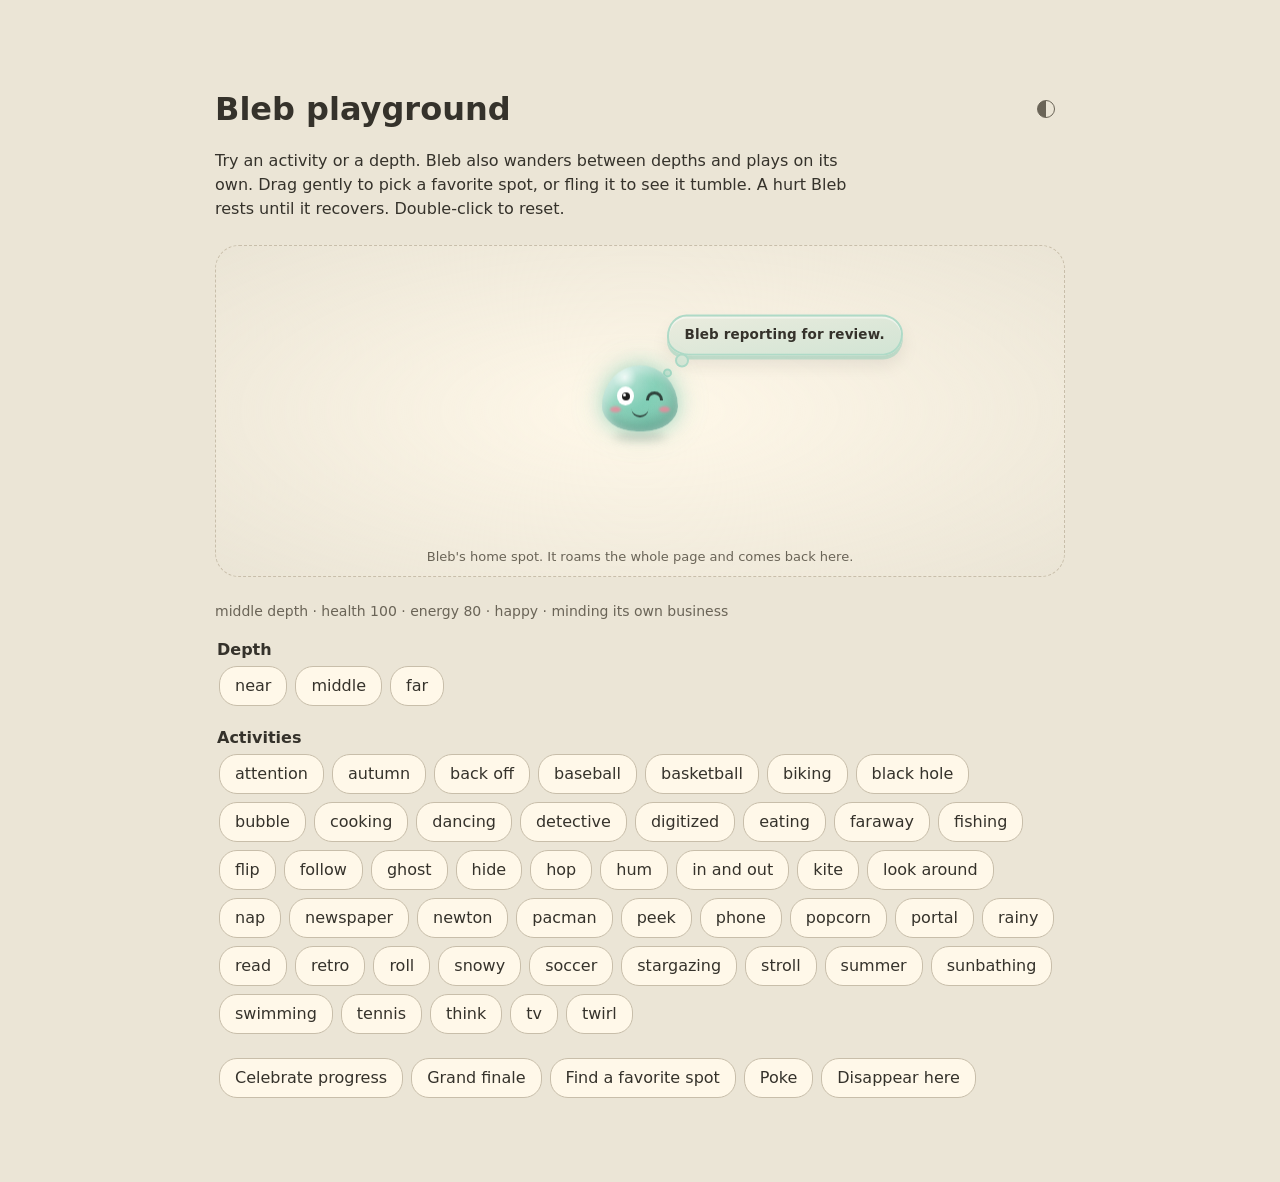
<file: bleb/demo.html>
<!doctype html>
<html lang="en"><meta charset="utf-8"><meta name="viewport" content="width=device-width,initial-scale=1">
<title>Bleb playground</title><link rel="stylesheet" href="./bleb.css">
<style>
:root{--bg:#ebe5d6;--fg:#35322b;--dim:#6a6457;--line:#c8beaa;--card:#fff8e9}
/* Dark: follows the system unless the toggle has set data-theme (shared with the review page). */
@media (prefers-color-scheme:dark){:root:not([data-theme=light]){--bg:#25272c;--fg:#c8c4b9;--dim:#989a9e;--line:#3b3e45;--card:#2d3036}}
:root[data-theme=dark]{--bg:#25272c;--fg:#c8c4b9;--dim:#989a9e;--line:#3b3e45;--card:#2d3036}
body{margin:0;background:var(--bg);color:var(--fg);font:16px/1.5 system-ui}main{max-width:850px;margin:40px auto;padding:24px}h1{display:flex;justify-content:space-between;align-items:center;font-size:32px;margin-bottom:4px}p{max-width:640px}button{font:inherit;color:inherit;border:1px solid var(--line);background:var(--card);border-radius:18px;padding:7px 15px;margin:4px;cursor:pointer}button:hover{background:color-mix(in srgb,var(--card),var(--fg) 10%)}#stage{display:flex;align-items:flex-end;justify-content:center;height:310px;padding:10px;border:1px dashed var(--line);border-radius:24px;margin:24px 0;background:radial-gradient(ellipse,var(--card),transparent);font-size:13px;color:var(--dim)}#state{font-size:14px;color:var(--dim)}fieldset{border:0;padding:0;margin:16px 0}legend{font-weight:600}
#theme{padding:6px;border:0;background:none;color:var(--dim)}#theme::before{content:'';display:block;width:16px;height:16px;border-radius:50%;border:1.5px solid currentColor;background:linear-gradient(90deg,currentColor 50%,transparent 50%)}
</style>
<script>try{document.documentElement.dataset.theme=localStorage.getItem('reviewTheme')||''}catch{}</script>
<main><h1>Bleb playground<button id="theme" title="Switch light / dark"></button></h1><p id="reading-text">Try an activity or a depth. Bleb also wanders between depths and plays on its own. Drag gently to pick a favorite spot, or fling it to see it tumble. A hurt Bleb rests until it recovers. Double-click to reset.</p><div id="stage">Bleb's home spot. It roams the whole page and comes back here.</div><div id="state"></div>
<fieldset id="depths"><legend>Depth</legend></fieldset><fieldset id="activities"><legend>Activities</legend></fieldset><button id="progress">Celebrate progress</button><button id="finale">Grand finale</button><button id="wander">Find a favorite spot</button><button id="poke">Poke</button><button id="leave">Disappear here</button><p id="feedback" role="status"></p></main>
<script type="module">
import {createBleb} from './bleb.js';
const stage=document.getElementById('stage'), feedback=document.getElementById('feedback');
const bleb=createBleb({storageKey:'bleb.playground',getReadingTarget:()=>{const el=document.getElementById('reading-text');return {text:el.innerText,rect:el.getBoundingClientRect()}},getHome:()=>{const r=stage.getBoundingClientRect();return {x:r.left+r.width/2-38,y:r.top+120}}});
window.bleb=bleb; // Playground console only; the review host keeps its instance private.
for(const name of ['near','middle','far']) add('depths',name,()=>bleb.setLevel(name));
for(const name of ['newton','blackHole','portal','retro','digitized','pacman','follow','attention','hide','ghost','eating','summer','rainy','snowy','autumn','read','fishing','soccer','baseball','basketball','tennis','swimming','sunbathing','newspaper','phone','dancing','detective','cooking','tv','popcorn','biking','stargazing','kite','hum','lookAround','roll','flip','twirl','stroll','bubble','hop','think','nap','peek','backOff','inAndOut','faraway'].sort((a,b)=>a.localeCompare(b))) add('activities',name,()=>name==='attention'?bleb.seekAttention():bleb.play(name));
function add(parent,name,fn){const b=document.createElement('button');b.textContent=name.replace(/([A-Z])/g,' $1').toLowerCase();b.onclick=()=>{feedback.textContent=fn()===false?'Bleb is busy for a moment. Try again shortly.':''};document.getElementById(parent).append(b)}
document.getElementById('theme').onclick=()=>{const root=document.documentElement,dark=root.dataset.theme?root.dataset.theme==='dark':matchMedia('(prefers-color-scheme: dark)').matches;root.dataset.theme=dark?'light':'dark';try{localStorage.setItem('reviewTheme',root.dataset.theme)}catch{}};
let done=0;bleb.progress(0,12);document.getElementById('progress').onclick=()=>bleb.progress(done=Math.min(done+1,12),12);
document.getElementById('finale').onclick=()=>bleb.celebrateCompletion();
document.getElementById('wander').onclick=()=>bleb.wander();
document.getElementById('poke').onclick=()=>bleb.annoy();document.getElementById('leave').onclick=()=>bleb.disappear();
setInterval(()=>{const s=bleb.state;document.getElementById('state').textContent=`${s.level} depth · health ${Math.round(s.health)} · energy ${Math.round(s.energy)} · ${s.mood} · ${s.gone?'away':s.activity||'minding its own business'}`},250);
</script></html>
</file>
<file: bleb/bleb.css>
#jelly { --bg:#ebe5d6; --fg:#35322b; --dim:#6a6457; --line:#d6cdba; --card:#f3eee1; --accent:#69c6ac; }
  /* Jelly: a small companion that lives above the outline. JS moves the outer box (transform);
     .hop takes one-off hops and squishes, .body carries the looping "vibe". */
  #jelly { position:fixed; left:0; top:0; z-index:20; width:76px; height:66px; pointer-events:none;
    transition:transform .75s cubic-bezier(.34, 1.56, .64, 1), opacity .5s, filter .5s; }
  #jelly.run { transition:transform 1.5s linear, opacity .5s, filter .5s; }  /* scurrying away at a steady trot */
  /* Depth: JS scales it (--s) to move it toward or away from you; distance softens the outline without washing out the body color. */
  #jelly.far { filter:blur(.45px); }
  #jelly.gone { opacity:0; }
  #jelly.gone .body { pointer-events:none; }
  #jelly.walk { transition:transform var(--walk, 1.6s) linear, opacity var(--walk, 1.6s) linear, filter var(--walk, 1.6s) linear; }
  #jelly.drag { transition:none; }
  /* A recessed curved line: dark inner edge and a thin reflected highlight. */
  #jelly.back .eye, #jelly.back .cheek, #jelly.back .mouth, #jelly.back .brow, #jelly.back .sweat { opacity:0 !important; transition:none; }
  #jelly.back .body::after { content:''; position:absolute; left:50%; bottom:10px; width:5px; height:15px; margin-left:-4px;
    border-right:2px solid rgba(24,76,59,.72); border-radius:0 70% 70% 0;
    box-shadow:1.2px 0 .7px rgba(224,255,244,.65); pointer-events:none; }
  #jelly .hop { width:100%; height:100%; transform-origin:50% 100%; }
  #jelly .body { position:relative; width:100%; height:100%; pointer-events:auto; cursor:grab; touch-action:none;
    transform-origin:50% 100%; border-radius:50% 50% 46% 46% / 62% 62% 38% 38%;
    /* A bright upper-left reflection and shaded underside give the jelly volume.
       A colored inner body limits background tint without making the rim opaque. */
    background:radial-gradient(ellipse at 30% 18%, rgba(255,255,255,.82), rgba(255,255,255,.26) 16%, transparent 43%),
      radial-gradient(ellipse at 60% 85%, color-mix(in srgb, var(--accent) 32%, transparent), transparent 55%),
      radial-gradient(ellipse at 44% 35%, color-mix(in srgb, var(--accent) 82%, transparent) 25%, color-mix(in srgb, var(--accent) 70%, transparent) 65%, color-mix(in srgb, var(--accent) 48%, transparent) 100%);
    -webkit-backdrop-filter:blur(7px); backdrop-filter:blur(7px);
    box-shadow:0 0 18px color-mix(in srgb, var(--accent) 48%, transparent),
      0 0 34px color-mix(in srgb, var(--accent) 24%, transparent),
      inset 5px 7px 10px rgba(255,255,255,.4),
      inset -6px -10px 14px rgba(12,60,49,.24),
      inset 0 -2px 4px rgba(255,255,255,.25);
    animation:vibe 2.2s ease-in-out infinite; }
  #jelly .ground { position:absolute; left:14%; right:14%; bottom:-9px; height:8px; border-radius:50%;
    background:rgba(0,0,0,.16); filter:blur(4px); animation:ground 2.2s ease-in-out infinite; }
  #jelly .eye { position:absolute; top:21px; width:17px; height:19px; background:#fff; border-radius:50%;
    transition:all .25s; animation:blink 5.5s infinite; }
  #jelly .eye.l { left:15px; } #jelly .eye.r { right:15px; }
  #jelly .eye i { position:absolute; left:4.5px; top:5.5px; width:8px; height:8px; background:#1d1d1d; border-radius:50%;
    transform:translate(var(--px, 0), var(--py, 0)); transition:transform .12s, scale .25s; }
  #jelly .eye i::after { content:''; position:absolute; left:1px; top:1px; width:3px; height:3px; background:#fff; border-radius:50%; }
  #jelly .cheek { position:absolute; top:41px; width:11px; height:6px; border-radius:50%; background:#f2859a; opacity:.45; filter:blur(1px); transition:opacity .3s; }
  #jelly .cheek.l { left:8px; } #jelly .cheek.r { right:8px; }
  #jelly .mouth { position:absolute; left:50%; top:43px; width:14px; height:7px; translate:-50% 0; box-sizing:border-box;
    border:0 solid rgba(20,20,20,.7); border-bottom-width:2.5px; border-radius:0 0 14px 14px; transition:all .25s; }
  #jelly .zz { position:absolute; right:2px; top:-4px; font:700 13px system-ui, sans-serif; color:var(--accent); text-shadow:0 0 7px color-mix(in srgb, var(--accent) 45%, transparent); opacity:0; }
  /* Moods */
  #jelly.excited .body, #jelly.joy .body { animation-duration:.9s; }
  #jelly.excited .eye { scale:1.14; }
  #jelly.excited .cheek, #jelly.joy .cheek { opacity:.9; }
  #jelly.excited .mouth, #jelly.joy .mouth { height:10px; border-width:0; background:rgba(20,20,20,.72); border-radius:3px 3px 14px 14px; }
  #jelly.joy .eye { top:25px; height:10px; background:none; border:3px solid rgba(20,20,20,.75); border-bottom:0;
    border-radius:12px 12px 0 0; animation:none; box-sizing:border-box; }
  #jelly.joy .eye i { display:none; }
  #jelly.curious .hop { rotate:-9deg; transition:rotate .3s; }
  #jelly.curious .eye.r { scale:1.2; }
  #jelly.curious .mouth { width:7px; height:7px; border-width:2.5px; border-radius:50%; }
  #jelly.held .body { animation:wiggle .35s ease-in-out infinite; cursor:grabbing; }
  #jelly.held .eye { scale:1.22; animation:none; }
  #jelly.held .eye i { scale:.65; }
  #jelly.held .mouth { width:9px; height:10px; border-width:0; background:rgba(20,20,20,.72); border-radius:50%; }
  #jelly.sleepy .body { animation:breathe 4s ease-in-out infinite; }
  #jelly.sleepy .ground { animation:none; }
  #jelly.sleepy .eye { top:29px; height:8px; background:none; border:2.5px solid rgba(20,20,20,.65); border-top:0;
    border-radius:0 0 12px 12px; animation:none; box-sizing:border-box; }
  #jelly.sleepy .eye i { display:none; }
  #jelly.sleepy .mouth { width:6px; height:6px; border-width:2px; border-radius:50%; }
  #jelly.sleepy .zz { animation:zz 3s ease-out infinite; }
  /* Cheeky: googly eyes of two sizes and a tongue, for when it dodges the pointer. The pupils still track. */
  #jelly.cheeky .eye { animation:none; }
  #jelly.cheeky .eye.l { scale:1.3; } #jelly.cheeky .eye.r { scale:.82; }
  #jelly.cheeky .eye i { scale:.6; }
  #jelly.cheeky .cheek { opacity:.8; }
  #jelly.cheeky .mouth { height:9px; border-width:0; background:rgba(20,20,20,.72); border-radius:3px 3px 14px 14px; }
  #jelly.cheeky .mouth::after { content:''; position:absolute; left:4px; top:5px; width:7px; height:8px; border-radius:2px 2px 6px 6px; background:#f08aa0; }
  /* Wink and smug: faces it pulls with a line when it is just sitting there. */
  #jelly.wink .eye.r { top:26px; height:9px; background:none; border:3px solid rgba(20,20,20,.75); border-bottom:0;
    border-radius:12px 12px 0 0; animation:none; box-sizing:border-box; }
  #jelly.wink .eye.r i { display:none; }
  #jelly.wink .cheek { opacity:.8; }
  #jelly.wink .mouth { width:17px; height:9px; }
  #jelly.smug .eye { top:28px; height:11px; border-radius:3px 3px 12px 12px; animation:none; }
  #jelly.smug .eye i { top:1px; }
  #jelly.smug .mouth { width:11px; translate:-20% 0; rotate:-14deg; }
  /* Thinking: eyes up and to the side, one brow raised, mouth pushed over. */
  #jelly.think .eye { animation:none; }
  #jelly.think .eye i { transform:translate(3px, -4px); }
  #jelly.think .brow.r { opacity:.85; top:12px; rotate:-10deg; }
  #jelly.think .mouth { width:9px; height:4px; translate:10% 0; border-radius:0 0 8px 8px; }
  #jelly .brow { position:absolute; top:15px; width:17px; height:3.5px; border-radius:2px; background:rgba(20,20,20,.75);
    opacity:0; transition:all .25s; }
  #jelly .brow.l { left:14px; } #jelly .brow.r { right:14px; }
  #jelly .sweat { position:absolute; right:5px; top:12px; width:6px; height:9px; background:#9fd0f0;
    border-radius:50% 50% 50% 50% / 35% 35% 65% 65%; opacity:0; }
  #jelly.nervous .body { animation:jitter .28s linear infinite; }
  #jelly.nervous .brow { opacity:.8; top:14px; }
  #jelly.nervous .brow.l { rotate:-16deg; } #jelly.nervous .brow.r { rotate:16deg; }
  #jelly.nervous .eye i { scale:.7; }
  #jelly.nervous .cheek { opacity:.15; }
  #jelly.nervous .mouth { width:12px; height:5px; border-width:0; border-top-width:2.5px; border-radius:10px 10px 0 0; }
  #jelly.nervous .sweat { animation:sweat 1.1s ease-in infinite; }
  #jelly.mad { --accent:#c9503f; }  /* stays red through other faces (held, talking) while it is angry */
  #jelly.mad .cheek { background:#e0483a; }
  #jelly.angry .body { animation:fume .16s linear infinite; }
  #jelly.angry .brow { opacity:1; top:19px; height:4px; }
  #jelly.angry .brow.l { rotate:24deg; } #jelly.angry .brow.r { rotate:-24deg; }
  #jelly.angry .eye { animation:none; }
  #jelly.angry .cheek { opacity:.9; background:#e0483a; }
  #jelly.angry .mouth { width:15px; height:7px; border-width:0; border-top-width:3px; border-radius:14px 14px 0 0; top:46px; }
  @keyframes jitter { 0%, 100% { transform:translate(0, 0) rotate(-1.5deg); } 50% { transform:translate(1px, -1px) rotate(1.5deg); } }
  @keyframes fume { 0%, 100% { transform:translateX(-2px) scale(1.04, .97); } 50% { transform:translateX(2px) scale(1.04, .97); } }
  @keyframes sweat { 0% { opacity:0; transform:translateY(0); } 25% { opacity:.95; } 100% { opacity:0; transform:translateY(16px); } }
  /* Thermometer: one glass shape, tube flowing into the bulb, drawn as SVG. It shows for a few
     seconds when Bleb's temper rises or cools. --t is 0 (calm) to 1 (furious). */
  #jelly #temp { position:absolute; left:-38px; top:-12px; width:30px; height:70px; opacity:0; scale:.6; transform-origin:50% 100%;
    transition:opacity .35s, scale .4s cubic-bezier(.34, 1.56, .64, 1); filter:drop-shadow(0 2px 4px rgba(0,0,0,.15));
    --hot:color-mix(in oklch, #e0483a calc(var(--t, 0) * 100%), #3fa6d8); }
  #jelly #temp.on { opacity:1; scale:1; }
  #jelly #temp .glass { fill:rgba(255,255,255,.6); stroke:color-mix(in srgb, var(--fg) 45%, transparent); stroke-width:1.5; }
  #jelly #temp .liquid { fill:var(--hot); transform:translateY(calc((1 - var(--t, 0)) * 38px)); transition:transform .6s cubic-bezier(.34, 1.56, .64, 1), fill .6s; }
  #jelly #temp .ticks { stroke:var(--dim); stroke-width:1.2; stroke-linecap:round; fill:none; }
  #jelly #temp::before { content:attr(data-dir); position:absolute; left:0; width:30px; top:-13px; text-align:center;
    font:700 10px system-ui, sans-serif; color:var(--hot); }
  #jelly.mad #temp.on { animation:jitter .2s linear infinite; }
  /* Steam: three puffs rise off its head while it is boiling. */
  #jelly .puff { position:absolute; top:-10px; width:18px; height:18px; border-radius:50%; opacity:0; filter:blur(2px);
    background:color-mix(in srgb, var(--fg) 55%, white); }
  #jelly .puff:nth-of-type(1) { left:12px; } #jelly .puff:nth-of-type(2) { left:31px; animation-delay:.45s; } #jelly .puff:nth-of-type(3) { left:50px; animation-delay:.9s; }
  #jelly.mad .puff { animation:steam 1.35s ease-out infinite; }
  #jelly.mad .puff:nth-of-type(2) { animation-delay:.45s; } #jelly.mad .puff:nth-of-type(3) { animation-delay:.9s; }
  @keyframes steam {
    0% { opacity:0; transform:translate(0, 4px) scale(.4); }
    25% { opacity:.8; }
    100% { opacity:0; transform:translate(6px, -42px) scale(1.8); }
  }
  /* The message is a thought cloud rising to the upper right of the blob. With no room above it
     opens level with the blob on the right, and with no room on the right it opens on the left. */
  #jelly #say { position:absolute; left:85%; bottom:calc(100% + 10px); scale:.5; transform-origin:0 100%;
    width:max-content; max-width:210px; padding:9px 16px 10px; text-align:center; color:var(--fg);
    font:600 13.5px/1.35 ui-rounded, 'SF Pro Rounded', Quicksand, Nunito, system-ui, sans-serif; letter-spacing:.01em;
    /* A puffy sticker in Bleb's own colour, so it blushes red along with it. */
    --puff:color-mix(in srgb, var(--accent) 50%, var(--card));
    background:linear-gradient(170deg, color-mix(in srgb, var(--card) 94%, var(--accent)), color-mix(in srgb, var(--card) 76%, var(--accent)));
    border:2px solid var(--puff); border-radius:22px 24px 22px 24px / 24px 22px 24px 20px;
    box-shadow:0 4px 0 color-mix(in srgb, var(--accent) 35%, transparent), 0 10px 18px rgba(0,0,0,.08), inset 0 2px 0 rgba(255,255,255,.45);
    opacity:0; transition:opacity .3s, scale .35s cubic-bezier(.34, 1.56, .64, 1); }
  #jelly #say::before, #jelly #say::after { content:''; position:absolute; border-radius:50%; background:color-mix(in srgb, var(--card) 80%, var(--accent)); border:2px solid var(--puff); }
  #jelly #say::before { width:10px; height:10px; left:6px; bottom:-14px; }
  #jelly #say::after { width:5px; height:5px; left:-6px; bottom:-24px; }
  #jelly #say.right, #jelly #say.left { bottom:auto; top:-8px; }
  #jelly #say.right { left:calc(100% + 32px); }
  #jelly #say.left { left:auto; right:calc(100% + 32px); transform-origin:100% 100%; }
  #jelly #say.right::before { left:-15px; bottom:6px; } #jelly #say.right::after { left:-25px; bottom:0; }
  #jelly #say.left::before { left:auto; right:-15px; bottom:6px; } #jelly #say.left::after { left:auto; right:-25px; bottom:0; }
  #jelly.talk #say { opacity:1; scale:1; animation:sayBob 2.6s ease-in-out infinite; }
  @keyframes sayBob { 50% { translate:0 -3px; rotate:-1.5deg; } }
  @keyframes vibe {
    0%, 100% { transform:translateY(0) scale(1.05, .95) rotate(-3deg); }
    25% { transform:translateY(-6px) scale(.96, 1.05) rotate(0deg); }
    50% { transform:translateY(0) scale(1.05, .95) rotate(3deg); }
    75% { transform:translateY(-6px) scale(.96, 1.05) rotate(0deg); }
  }
  @keyframes ground { 0%, 50%, 100% { transform:scaleX(1); opacity:1; } 25%, 75% { transform:scaleX(.8); opacity:.6; } }
  @keyframes wiggle { 0%, 100% { transform:scale(.92, 1.1) rotate(-5deg); } 50% { transform:scale(.92, 1.1) rotate(5deg); } }
  @keyframes breathe { 0%, 100% { transform:scale(1.04, .92); } 50% { transform:scale(1, .98); } }
  @keyframes blink { 0%, 94%, 100% { transform:scaleY(1); } 97% { transform:scaleY(.1); } }
  @keyframes zz { 0% { opacity:0; transform:translate(0, 0) scale(.6); } 30% { opacity:.9; } 100% { opacity:0; transform:translate(12px, -26px) scale(1.2); } }

  @media (prefers-reduced-motion: reduce) { #jelly, #jelly * { animation:none !important; transition:none !important; } }

  /* Small, temporary play scenes share Bleb's position and never catch pointer input. */
  #jelly .sport-scene { position:absolute; left:-34px; top:0; width:180px; height:125px; overflow:visible; pointer-events:none; }
  #jelly .sport-scene * { transform-box:fill-box; transform-origin:center; }
  #jelly.sport-soccer .body { animation:soccer-kick 2.6s ease-in-out infinite; }
  .sport-soccer .ball { animation:soccer-ball 2.6s linear infinite; }
  .sport-soccer .panels { transform-box:view-box !important; transform-origin:85px 78px !important; animation:soccer-spin 2.6s linear infinite; }
  .sport-soccer .ball-shadow { animation:soccer-shadow 2.6s linear infinite; }
  .sport-soccer .goal-net { animation:net-catch 2.6s ease-out infinite; }
  #jelly.sport-tennis .body { animation:ball-kick 1.8s ease-in-out infinite; }
  .sport-tennis .racket { transform-origin:bottom; animation:racket-swing 1.8s ease-in-out infinite; }
  .sport-tennis .ball { animation:tennis-ball 1.8s linear infinite; }
  #jelly.sport-fishing .body { animation:fishing-bob 2.6s ease-in-out infinite; }
  /* Waiting: the float bobs on the water while a fish circles below it, then nibbles pull the float under. */
  .sport-fishing .rod circle { animation:float-bob 4.3s ease-in-out forwards; }
  .sport-fishing .fish { animation:fish-swim 4.3s ease-in-out forwards; }
  /* A catch: the rod holds still, the line reels in, and the fish rides up on the hook, wriggling. */
  .sport-fishing .caught .rod path:nth-of-type(2) { transform-origin:top !important; animation:reel-line 1.1s ease-out forwards; }
  .sport-fishing .caught .rod circle { animation:reel-hook 1.1s ease-out forwards; }
  .sport-fishing .caught .fish { animation:reel-fish 1.1s ease-out forwards, fish-wriggle .28s ease-in-out infinite alternate; }
  #jelly.sport-fishing:has(.caught) .body { animation:none; }
  @keyframes reel-line { to { transform:scaleY(.3); } }
  @keyframes reel-hook { from { transform:translateY(7px); } to { transform:translateY(-44px); } }
  @keyframes reel-fish { from { opacity:0; transform:translate(5.5px,21px) rotate(90deg); } 25% { opacity:1; } to { opacity:1; transform:translate(5.5px,-28px) rotate(90deg); } }
  @keyframes fish-wriggle { from { rotate:-9deg; } to { rotate:9deg; } }
  #jelly.sport-swimming .body { animation:paddle 1.1s ease-in-out infinite; }
  /* The float rocks with the body, about the same pivot, so it stays wrapped around it. */
  .sport-swimming .ring { transform-box:view-box !important; transform-origin:72px 66px !important; animation:ring-paddle 1.1s ease-in-out infinite; }
  @keyframes ring-paddle { 0%,100% { transform:translate(-5px,2px) rotate(-9deg); } 50% { transform:translate(5px,-1px) rotate(9deg); } }
  .sport-swimming .splash { animation:splash .9s ease-out infinite; }
  .sport-swimming .splash.right { animation-delay:.45s; }
  /* Staggered copies of one looping part share its animation with a delay. */
  .sport-scene .late { animation-delay:-.55s !important; } .sport-scene .later { animation-delay:-1.1s !important; }
  #jelly.sport-bubble .body { animation:blow 1.5s ease-in-out infinite; }
  .sport-bubble .bub { opacity:0; animation:bub-float 3.3s ease-out infinite; }
  /* Each bubble wobbles out of round while the colours of its soap film drift around inside. */
  .sport-bubble .wob, .sport-bubble .film { transform-box:view-box !important; transform-origin:101px 47px !important; }
  .sport-bubble .wob { animation:bub-wobble 1.1s ease-in-out infinite; }
  .sport-bubble .film { animation:film-swirl 5s linear infinite; }
  @keyframes bub-wobble { 0%,100% { transform:scale(1.08,.93) rotate(-4deg); } 25% { transform:scale(.98,1.02) skewX(4deg); } 50% { transform:scale(.93,1.08) rotate(4deg); } 75% { transform:scale(1.02,.98) skewX(-4deg); } }
  @keyframes film-swirl { 0% { transform:rotate(0) scale(1,.85); } 50% { transform:rotate(180deg) scale(.85,1.05); } 100% { transform:rotate(360deg) scale(1,.85); } }
  @keyframes blow { 0%,100% { transform:scale(1.05,.96); } 45% { transform:scale(.95,1.04) rotate(3deg); } }
  @keyframes bub-float { 0% { transform:scale(.15); opacity:0; } 12% { transform:scale(.6); opacity:1; } 25% { transform:translate(6px,-2px) scale(1); opacity:1; }
    88% { transform:translate(var(--dx),var(--dy)) scale(1.25); opacity:.95; } 93% { transform:translate(var(--dx),var(--dy)) scale(1.6); opacity:0; } 100% { opacity:0; } }
  /* Newspaper: eyes travel along the lines over the top of the open pages, which flex about the spine. */
  #jelly.sport-newspaper .body { animation:breathe 4s ease-in-out infinite; }
  #jelly.sport-newspaper .eye i { animation:news-scan 3.6s ease-in-out infinite; }
  .sport-newspaper .paper { animation:news-rustle 3.6s ease-in-out infinite; }
  .sport-newspaper .news-l { transform-origin:100% 50% !important; animation:news-flap-l 3.6s ease-in-out infinite; }
  .sport-newspaper .news-r { transform-origin:0 50% !important; animation:news-flap-r 3.6s ease-in-out infinite; }
  @keyframes news-scan { 0%,100% { translate:-3px 0; } 42% { translate:3px 0; } 50% { translate:-3px 1.5px; } 92% { translate:3px 1.5px; } }
  @keyframes news-rustle { 0%,100% { transform:translateY(0) rotate(-1deg); } 46% { transform:translateY(-1px) rotate(1deg); } 50% { transform:translateY(.8px) rotate(0); } }
  @keyframes news-flap-l { 0%,40%,60%,100% { transform:none; } 50% { transform:scaleX(.94) skewY(2deg); } }
  @keyframes news-flap-r { 0%,40%,60%,100% { transform:none; } 50% { transform:scaleX(.94) skewY(-2deg); } }
  /* Phone: head down, lids half shut, the feed flicks past and its light plays on the face. */
  #jelly.sport-phone .body { animation:phone-hunch 2.4s ease-in-out infinite; }
  #jelly.sport-phone .eye { height:13px; top:26px; animation:none; }
  #jelly.sport-phone .eye i { top:4px; }
  #jelly.sport-phone .mouth { width:8px; height:0; top:46px; border:0; border-top:2px solid #29423a; border-radius:0; background:none; }
  #jelly.sport-phone .mouth::after { display:none; }
  .sport-phone .feed { animation:feed-scroll 2.4s cubic-bezier(.3,0,.2,1) infinite; }
  .sport-phone .glow { animation:phone-light 2.4s ease-in-out infinite; }
  .sport-phone .phone { animation:phone-bob 2.4s ease-in-out infinite; }
  @keyframes phone-hunch { 0%,100% { transform:rotate(5deg) scale(1.03,.95); } 50% { transform:rotate(6deg) scale(1.04,.94); } }
  @keyframes feed-scroll { 0%,35% { transform:translateY(0); } 50%,85% { transform:translateY(-20px); } 100% { transform:translateY(-40px); } }
  @keyframes phone-light { 0%,35% { opacity:.9; filter:hue-rotate(110deg); } 42% { opacity:.5; } 50%,85% { opacity:1; filter:hue-rotate(-70deg); } 92% { opacity:.5; } 100% { opacity:.9; filter:hue-rotate(110deg); } }
  @keyframes phone-bob { 0%,35%,50%,85%,100% { transform:translate(9px,11px) rotate(-10deg); } 42%,92% { transform:translate(9px,9.5px) rotate(-10deg); } }
  #jelly.sport-dancing .body { animation:dance .9s ease-in-out infinite; }
  .sport-dancing .note { animation:note-rise 1.7s ease-out infinite; }
  .sport-dancing .spot { animation:spot-blink .9s steps(1) infinite; } .sport-dancing .spot.late { animation-delay:-.45s !important; }
  .sport-dancing .glint { animation:twinkle .9s ease-in-out infinite; }
  #jelly.sport-cooking .body { animation:cook-lean 1.4s ease-in-out infinite; }
  .sport-cooking .spoon { transform-box:view-box !important; transform-origin:138px 44px !important; animation:stir 1.4s ease-in-out infinite; }
  /* The hat leans with the body, about the same pivot, so it stays on the head. */
  .sport-cooking .hat { transform-box:view-box !important; transform-origin:72px 66px !important; animation:cook-lean 1.4s ease-in-out infinite; }
  .sport-dancing .tile { animation:spot-blink .9s steps(1) infinite; }
  .sport-dancing .ray { transform-box:view-box !important; transform-origin:72px -22px !important; animation:ray-swing 1.8s ease-in-out infinite; }
  @keyframes ray-swing { 0%,100% { transform:rotate(-14deg); } 50% { transform:rotate(14deg); } }
  .sport-cooking .steam { animation:steam-rise 1.7s ease-out infinite; }
  .sport-cooking .flame { transform-origin:bottom !important; animation:flicker .35s ease-in-out infinite alternate; }
  #jelly.sport-tv .body { animation:breathe 4s ease-in-out infinite; }
  .sport-tv .show { animation:channel 3.2s steps(1) infinite; }
  .sport-tv .glare { animation:tv-flicker 1.3s steps(1) infinite; }
  #jelly.sport-popcorn .body { animation:munch .45s ease-in-out infinite; }
  .sport-popcorn .pop { animation:pop-toss 1.7s ease-in infinite; }
  /* Mouth full: both cheeks puff out in turn and the mouth chews from side to side. */
  #jelly.sport-popcorn .cheek { top:35px; width:16px; height:13px; opacity:.85; filter:none;
    background:radial-gradient(circle at 35% 30%, #ffc9d3, #f2859a 70%); animation:cheek-puff .5s ease-in-out infinite alternate; }
  #jelly.sport-popcorn .cheek.l { left:5px; } #jelly.sport-popcorn .cheek.r { right:5px; animation-delay:-.5s; }
  #jelly.sport-popcorn .mouth { width:9px; height:6px; border:0; border-radius:50%; background:rgba(20,20,20,.72); animation:chew .5s ease-in-out infinite; }
  #jelly.sport-popcorn .mouth::after { display:none; }
  .sport-popcorn .crumb { animation:crumb-fall 1s ease-in infinite; }
  @keyframes cheek-puff { from { scale:.8; } to { scale:1.15; } }
  @keyframes chew { 0%,100% { transform:translateX(-2px) scale(1.1,.45); } 25%,75% { transform:scale(.85,1); } 50% { transform:translateX(2px) scale(1.1,.45); } }
  @keyframes crumb-fall { from { transform:translateY(0); opacity:1; } to { transform:translateY(16px); opacity:0; } }
  #jelly.sport-biking .body { animation:ride .5s ease-in-out infinite; }
  .sport-biking .wheel { animation:sun-turn .7s linear infinite; }
  .sport-biking .pedal { transform-box:view-box !important; transform-origin:74px 76px !important; animation:sun-turn .7s linear infinite; }
  .sport-biking .road { animation:road-slide .5s linear infinite; }
  .sport-biking .wind, .sport-kite .wind { animation:wind-pass 1s linear infinite; }
  #jelly.sport-stargazing .body { animation:breathe 4s ease-in-out infinite; }
  .sport-stargazing .star { animation:twinkle 1.7s ease-in-out infinite; }
  .sport-stargazing .shoot { animation:shoot 3.4s ease-in infinite; }
  #jelly.sport-kite .body { animation:kite-lean 2.4s ease-in-out infinite; }
  .sport-kite .kite { transform-box:view-box !important; transform-origin:104px 40px !important; animation:kite-sway 2.4s ease-in-out infinite; }
  .sport-kite .cloud { animation:cloud-drift 7.8s linear infinite; } .sport-kite .cloud.late { animation-delay:-3s !important; }
  @keyframes dance { 0%,100% { transform:translateX(-7px) rotate(-10deg) scale(1.06,.92); } 25%,75% { transform:translateY(-9px) scale(.95,1.07); } 50% { transform:translateX(7px) rotate(10deg) scale(1.06,.92); } }
  @keyframes note-rise { from { transform:translateY(8px) rotate(-10deg); opacity:0; } 25% { opacity:1; } to { transform:translateY(-34px) rotate(14deg); opacity:0; } }
  @keyframes spot-blink { 0% { opacity:.6; } 50% { opacity:.15; } }
  @keyframes twinkle { 0%,100% { transform:scale(.5); opacity:.35; } 50% { transform:scale(1.15); opacity:1; } }
  @keyframes cook-lean { 0%,100% { transform:rotate(3deg); } 50% { transform:rotate(7deg) translateX(2px); } }
  @keyframes stir { 0%,100% { transform:rotate(-7deg); } 50% { transform:rotate(9deg); } }
  @keyframes steam-rise { from { transform:translateY(4px) scale(.5); opacity:0; } 30% { opacity:.9; } to { transform:translateY(-26px) scale(1.5); opacity:0; } }
  @keyframes flicker { from { transform:scale(1,.8); } to { transform:scale(.9,1.15); } }
  @keyframes channel { 0% { opacity:1; filter:none; } 34% { opacity:1; filter:hue-rotate(140deg); } 67% { opacity:1; filter:hue-rotate(250deg) saturate(1.4); } }
  @keyframes tv-flicker { 0%,100% { opacity:0; } 33% { opacity:.55; } 36% { opacity:0; } 66% { opacity:.55; } 69% { opacity:0; } }
  @keyframes munch { 0%,100% { transform:scale(1); } 50% { transform:scale(1.04,.95); } }
  @keyframes pop-toss { 0% { transform:translate(0,0); opacity:0; } 15% { opacity:1; } 55% { transform:translate(-18px,-22px); opacity:1; } 90%,100% { transform:translate(-36px,6px) scale(.5); opacity:0; } }
  @keyframes ride { 0%,100% { transform:translateY(-15px) rotate(4deg); } 50% { transform:translateY(-17px) rotate(6deg) scale(1.03,.97); } }
  @keyframes road-slide { to { transform:translateX(-48px); } }
  @keyframes wind-pass { from { transform:translateX(150px); opacity:0; } 30% { opacity:.9; } to { transform:translateX(-30px); opacity:0; } }
  @keyframes shoot { 0%,60% { transform:translate(60px,-30px); opacity:0; } 68% { opacity:1; } 85%,100% { transform:translate(-30px,22px); opacity:0; } }
  @keyframes kite-lean { 0%,100% { transform:rotate(-5deg); } 50% { transform:rotate(3deg); } }
  @keyframes kite-sway { 0%,100% { transform:rotate(-7deg); } 50% { transform:rotate(6deg); } }
  @keyframes cloud-drift { from { transform:translateX(-30px); } to { transform:translateX(60px); } }
  #jelly.sport-sunbathing .body { animation:sun-rest 3s ease-in-out infinite; }
  #jelly.sport-sunbathing .eye { opacity:0; }
  .sport-sunbathing .sun-rays { transform-box:view-box !important; transform-origin:142px 23px !important; animation:sun-turn 20s linear infinite; }
  .sport-sunbathing .sun-beams { filter:blur(1.5px); animation:sun-warmth 3.6s ease-in-out infinite; }
  #jelly.sport-sunbathing .body { box-shadow:0 0 24px #8ed2b377,inset 5px 7px 10px #fff5ce80,inset -6px -10px 14px #0c3c313d; }
  @keyframes sun-warmth { 0%,100% { opacity:.55; } 50% { opacity:1; } }
  @keyframes ball-kick { 0%,100% { transform:rotate(-5deg); } 20% { transform:translateY(-5px) rotate(9deg) scale(.96,1.05); } 40% { transform:scale(1.08,.9); } }
  @keyframes soccer-kick { 0%,100% { transform:rotate(0); } 12% { transform:translateX(-3px) rotate(-9deg); } 22% { transform:translateX(5px) rotate(10deg) scale(1.08,.9); } 40% { transform:translateY(-6px) scale(.96,1.05); } 58%,75% { transform:translateY(0); } 65% { transform:translateY(-4px); } }
  @keyframes soccer-ball { 0%,17%,100% { transform:translate(0,0); } 30% { transform:translate(27px,-23px); } 46% { transform:translate(63px,-5px); } 52% { transform:translate(64px,1px) scale(1.07,.92); } 68% { transform:translate(38px,-10px); } 84% { transform:translate(16px,0); } }
  @keyframes soccer-spin { 0%,17% { transform:rotate(0); } 52% { transform:rotate(320deg); } 100% { transform:rotate(0); } }
  @keyframes soccer-shadow { 0%,17%,100% { transform:translateX(0); opacity:.24; } 30% { transform:translateX(27px) scale(.65); opacity:.1; } 52% { transform:translateX(64px); opacity:.24; } 68% { transform:translateX(38px) scale(.8); opacity:.16; } 84% { transform:translateX(16px); opacity:.24; } }
  @keyframes net-catch { 0%,44%,70%,100% { transform:translateX(0); } 49% { transform:translateX(3px) skewX(2deg); } 57% { transform:translateX(-1px); } }
  @keyframes racket-swing { 0%,100% { transform:rotate(-25deg); } 20%,40% { transform:rotate(35deg); } }
  @keyframes tennis-ball { 0%,100% { transform:translate(0,0); } 35% { transform:translate(55px,-36px); } 65% { transform:translate(73px,25px); } }
  @keyframes fishing-bob { 0%,100% { transform:rotate(-4deg); } 60% { transform:rotate(6deg) translateY(-4px); } }
  @keyframes float-bob { 0%,25%,50%,75% { transform:translateY(0); } 12%,37%,62% { transform:translateY(2px); } 81% { transform:translateY(6px); } 86% { transform:translateY(1px); } 92% { transform:translateY(7px); } 96% { transform:translateY(3px); } 100% { transform:translateY(7px); } }
  @keyframes fish-swim { 0% { transform:translate(22px,9px); opacity:0; } 12% { opacity:.4; } 44% { transform:translate(-22px,10px); } 50% { transform:translate(-22px,10px) scaleX(-1); } 80%,100% { transform:translate(3px,8px) scaleX(-1); opacity:.4; } }
  @keyframes paddle { 0%,100% { transform:translate(-5px,7px) rotate(-9deg) scale(1.08,.86); } 50% { transform:translate(5px,4px) rotate(9deg) scale(1.08,.9); } }
  @keyframes splash { from { transform:translateY(5px) scale(.5); opacity:.9; } to { transform:translateY(-18px) scale(1.4); opacity:0; } }
  @keyframes sun-rest { 0%,100% { transform:translateY(20px) rotate(-14deg) scale(1.15,.8); } 50% { transform:translateY(19px) rotate(-14deg) scale(1.12,.85); } }
  @keyframes sun-turn { to { transform:rotate(360deg); } }


:root[data-theme=dark] #jelly { --fg:#c8c4b9; --dim:#989a9e; --line:#3b3e45; --card:#2d3036; }
@media (prefers-color-scheme:dark) { :root:not([data-theme=light]) #jelly { --fg:#c8c4b9; --dim:#989a9e; --line:#3b3e45; --card:#2d3036; } }

/* Injury is a separate layer: the bandage persists across quiet activities and expressions. */
#jelly .bandage { display:none; position:absolute; z-index:2; inset:0; border-radius:inherit; overflow:hidden; pointer-events:none; }
#jelly .bandage svg { width:100%; height:100%; overflow:visible; }
#jelly.injured .bandage { display:block; }
#jelly.healing .bandage { display:block; animation:band-off .9s ease-in forwards; }
@keyframes band-off { 20% { translate:0 2px; rotate:0deg; opacity:1; } 100% { translate:26px -46px; rotate:38deg; scale:.8; opacity:0; } }
/* Badly hurt: Bleb sits in a hospital bed until its health is back above half. */
#jelly .bed { display:none; position:absolute; left:-34px; top:0; width:180px; height:125px; overflow:visible; pointer-events:none; }
#jelly.bedridden:not(.drag):not(.tumbling) .bed { display:block; }
#jelly.bedridden .sport-scene, #jelly.bedridden .ground { display:none; }
#jelly.injured .body { animation:breathe 4s ease-in-out infinite; }
#jelly.injured .eye { animation:none; }
#jelly.dizzy .eye i { background:none; transform:none !important; }
#jelly.dizzy .eye i::before, #jelly.dizzy .eye i::after { content:''; position:absolute; left:0; top:3px; width:9px; height:2.5px; border-radius:2px; background:#29423a; rotate:45deg; }
#jelly.dizzy .eye i::after { rotate:-45deg; }
#jelly.dizzy .mouth { width:8px; height:8px; border:2px solid #29423a; border-radius:50%; }
#jelly.sore .eye { height:12px; top:25px; }
#jelly.sore .eye i { top:2px; }
#jelly.sore .mouth { width:12px; border:0; border-top:2px solid #29423a; border-radius:12px 12px 0 0; }
#jelly.tumbling .body { animation:none; }

/* Reading: tiptoe in, examine the text through a monocle, then shuffle back. */
#jelly .monocle { display:none; position:absolute; top:18px; right:10px; width:22px; height:23px; border-radius:50%; border:2px solid #9b8552; background:linear-gradient(125deg,#ffffff55,transparent 60%); box-shadow:0 0 0 1px #f9e7b277,inset 1px 1px 3px #fff6; z-index:3; }
#jelly .monocle::after { content:''; position:absolute; top:16px; left:18px; width:10px; height:28px; border-top:1px solid #ac955d; border-right:1px solid #ac955d; border-bottom:1px solid #ac955d; border-radius:0 9px 10px 0; }
#jelly.reading .monocle { display:block; }
#jelly.reading .brow.l { opacity:1; top:11px; rotate:-18deg; }
#jelly.reading .mouth { width:9px; height:4px; translate:10% 0; rotate:-12deg; }
#jelly.reading .body { animation:ponder 2s ease-in-out infinite; }
#jelly.tiptoe { transition:transform 1.6s linear; }
#jelly.tiptoe .body { animation:tiptoe .32s ease-in-out infinite; }
#jelly.reading #say { overflow:hidden; min-width:120px; max-width:230px; min-height:20px; }
#jelly .read-chunk { display:block; animation:read-slide .22s ease-out; }
#jelly .read-chunk.out { position:absolute; left:15px; right:15px; animation:read-away .22s ease-in forwards; }
@keyframes tiptoe { 0%,100% { transform:translateY(-3px) rotate(-4deg) scale(.96,1.04); } 50% { transform:translateY(-7px) rotate(4deg) scale(.96,1.04); } }
@keyframes ponder { 0%,100% { transform:rotate(-4deg); } 50% { transform:rotate(2deg) translateY(-2px); } }
@keyframes read-slide { from { opacity:0; transform:translateX(20px); } to { opacity:1; transform:translateX(0); } }
@keyframes read-away { to { opacity:0; transform:translateX(-20px); } }

#jelly.sport-sunbathing .towel-underlay { z-index:0; }
#jelly.sport-sunbathing .hop { position:relative; z-index:1; }
#jelly.sport-sunbathing .sport-scene:not(.towel-underlay) { z-index:2; }
#jelly.sport-sunbathing .ground { display:none; }

/* Harmless post-acrobatics dizziness, separate from throwing injuries. */
#jelly.woozy .eye { animation:none; }
#jelly.woozy .eye i { left:0; top:0; width:17px; height:19px; background:transparent; transform:none !important; }
#jelly.woozy .eye i::after { content:''; inset:1px; width:15px; height:17px; border-radius:0; background:center/contain no-repeat url("data:image/svg+xml,%3Csvg xmlns='http://www.w3.org/2000/svg' viewBox='0 0 20 20'%3E%3Cpath d='M10 10c-2-2-4 1-2 3s6 0 5-4S6 4 4 8s1 10 7 9 8-9 4-13' fill='none' stroke='%2329423a' stroke-width='1.8' stroke-linecap='round'/%3E%3C/svg%3E"); animation:woozy-eyes 1.4s linear infinite; }
#jelly.woozy .mouth { width:8px; height:7px; background:none; border:2px solid #29423a; border-radius:50%; }
#jelly.woozy .brow { opacity:.65; top:12px; }
@keyframes woozy-eyes { to { rotate:360deg; } }

/* A little theatre for the final review. */
.bleb-finale { position:fixed; inset:0; z-index:18; pointer-events:none; overflow:hidden;
  background:radial-gradient(ellipse at 50% 58%, #213c3f88, #101422e8); animation:bleb-stage-in .8s ease both; }
.bleb-finale .finale-light { position:absolute; left:15%; right:15%; top:-20%; height:115%;
  background:conic-gradient(from 155deg at 50% 0%, transparent, #ffe9a333 10deg, #fff6ce66 25deg, #ffe9a333 40deg, transparent 50deg);
  filter:blur(12px); }
.bleb-finale .finale-heading { position:absolute; top:15%; left:10%; right:10%; text-align:center; color:#fff1ce; font-family:system-ui,sans-serif; text-shadow:0 2px 18px #0008; }
.bleb-finale .finale-heading span,.bleb-finale .finale-heading small { display:block; font-size:clamp(14px,2vw,20px); }
.bleb-finale .finale-heading strong { display:block; font-size:clamp(30px,6vw,72px); line-height:1.25; margin:10px 0; }
.bleb-finale .finale-curtain { position:absolute; top:0; bottom:0; width:51%; z-index:1;
  background:repeating-linear-gradient(90deg,#49132b 0%,#ae3854 8%,#ce5869 12%,#762039 19%,#421027 25%);
  border-bottom:8px solid #d9b365; box-shadow:0 12px 35px #0008,inset 0 -20px 35px #31091d66;
  transition:transform 2s cubic-bezier(.65,0,.35,1); }
.bleb-finale .finale-curtain.left { left:0; transform:translateX(-96%); border-radius:0 0 45% 0; }
.bleb-finale .finale-curtain.right { right:0; transform:translateX(96%); border-radius:0 0 0 45%; }
.bleb-finale.closed { z-index:21; }
.bleb-finale.closed .finale-curtain { transform:translateX(0); border-radius:0; }
#jelly.finale { z-index:20; }
.bleb-finale.still { animation:none; }
.bleb-finale.still .finale-curtain { display:none; }
@keyframes bleb-stage-in { from { opacity:0; } to { opacity:1; } }
@media (prefers-reduced-motion:reduce) { .bleb-finale { animation:none; } .bleb-finale .finale-curtain { transition:none; } }

/* Ball flight and ground shadows share the same timing. */
#jelly.sport-baseball .body { animation:baseball-swing 2.6s ease-in-out infinite; }
.sport-baseball .bat { transform-origin:106px 69px !important; transform-box:view-box !important; animation:baseball-bat 2.6s ease-in-out infinite; }
.sport-baseball .ball { animation:baseball-flight 2.6s linear infinite; }
.sport-baseball .ball-shadow { animation:baseball-shadow 2.6s linear infinite; }
#jelly.sport-basketball .body { animation:basketball-shoot 2.6s ease-in-out infinite; }
.sport-basketball .ball { animation:basketball-flight 2.6s ease-in-out infinite; }
.sport-basketball .ball-shadow { animation:basketball-shadow 2.6s ease-in-out infinite; }
.sport-basketball .hoop-net { transform-origin:top !important; animation:basketball-net 2.6s ease-out infinite; }
.sport-tennis .ball-shadow { animation:tennis-shadow 1.8s linear infinite; }
@keyframes baseball-bat { 0%,100% { transform:rotate(20deg); } 23% { transform:rotate(40deg); } 35%,48% { transform:rotate(-65deg); } 70% { transform:rotate(10deg); } }
@keyframes baseball-swing { 0%,100% { transform:rotate(0); } 23% { transform:rotate(-10deg) scale(.95,1.04); } 36% { transform:rotate(13deg) scale(1.1,.9); } 64% { transform:translateY(-5px); } }
@keyframes baseball-flight { 0% { transform:translate(22px,-6px) scale(.75); opacity:0; } 10% { opacity:1; } 32% { transform:translate(-50px,1px) scale(1); } 52% { transform:translate(10px,-47px) scale(.8); opacity:1; } 72% { transform:translate(62px,-65px) scale(.35); opacity:0; } 100% { transform:translate(62px,-65px) scale(.35); opacity:0; } }
@keyframes baseball-shadow { 0%,100% { opacity:0; } 15% { opacity:.12; } 32% { transform:translateX(-50px); opacity:.2; } 60% { transform:translateX(30px) scale(.35); opacity:0; } }
@keyframes basketball-flight { 0%,100% { transform:translate(0,0); } 13% { transform:translate(0,25px) scale(1.12,.85); } 25% { transform:translate(0,-2px); } 37% { transform:translate(0,25px) scale(1.12,.85); } 46% { transform:translate(0,-5px); } 60% { transform:translate(19px,-66px) scale(.87); } 72% { transform:translate(37px,-24px) scale(.8); } 79% { transform:translate(37px,0) scale(.8); } 88% { transform:translate(37px,30px) scale(.96,.72); } 95% { transform:translate(16px,8px) scale(.9); } }
@keyframes basketball-shoot { 0%,25%,46%,100% { transform:scale(1); } 13%,37% { transform:scale(1.06,.94); } 54% { transform:translateY(-15px) rotate(-8deg) scale(.94,1.08); } 68% { transform:scale(1.1,.9); } 80% { transform:scale(1); } }
@keyframes basketball-shadow { 0%,25%,46%,100% { transform:scale(.8); opacity:.14; } 13%,37% { transform:scale(1); opacity:.28; } 60% { transform:translateX(19px) scale(.45); opacity:.06; } 72%,79% { transform:translateX(37px) scale(.6); opacity:.12; } 88% { transform:translateX(37px); opacity:.25; } 95% { transform:translateX(16px) scale(.75); opacity:.15; } }
@keyframes basketball-net { 0%,70%,100% { transform:scaleY(1); } 78% { transform:scale(.86,1.24); } 87% { transform:scale(1.08,.94); } }
@keyframes tennis-shadow { 0%,100% { transform:translateX(0) scale(.65); opacity:.12; } 35% { transform:translateX(55px) scale(.4); opacity:.06; } 65% { transform:translateX(73px) scale(.85); opacity:.22; } }

/* The fitted costume lives inside the hop, so body and clothing move together. */
#jelly.sport-detective .body { animation:none; }
#jelly.sport-detective .hop { animation:detective-sneak 3.9s ease-in-out infinite; }
#jelly.sport-detective .eye i { animation:detective-glance 3.9s ease-in-out infinite; }
#jelly.sport-detective .brow.l { transform:rotate(-16deg) translateY(-2px); }
#jelly.sport-detective .mouth { top:40px; width:8px; height:3px; border:0; border-bottom:2px solid #29423a; border-radius:0 0 60% 40%; background:none; transform:rotate(-9deg); }
#jelly.sport-detective .mouth::after { display:none; }
.sport-detective .detective-shades { animation:detective-peek 3.9s ease-in-out infinite; }
@keyframes detective-sneak { 0%,12%,100% { transform:translate(0,0); } 20% { transform:translate(-5px,-3px); } 28%,42% { transform:translate(-9px,0); } 50% { transform:translate(-4px,-3px); } 58% { transform:translate(1px,0); } 66% { transform:translate(5px,-3px); } 74%,88% { transform:translate(9px,0); } 94% { transform:translate(4px,-2px); } }
@keyframes detective-peek { 0%,12%,50%,100% { transform:translate(0,0) rotate(0); } 22%,40% { transform:translate(-2px,7px) rotate(-5deg); } 66%,86% { transform:translate(2px,5px) rotate(4deg); } }
@keyframes detective-glance { 0%,100% { transform:translateX(0); } 20%,42% { transform:translateX(-3px); } 62%,86% { transform:translateX(3px); } }

.sport-detective .leather-jacket { filter:drop-shadow(0 1.5px 1px #112b3a55); }
.sport-detective .detective-shades { filter:drop-shadow(0 2px 1px #082b3c66); }

/* Weather has a distant layer behind Bleb and a sharper, faster foreground. */
#jelly:is(.sport-rainy,.sport-snowy,.sport-autumn,.sport-summer) .weather-underlay { z-index:0; }
#jelly:is(.sport-rainy,.sport-snowy,.sport-autumn,.sport-summer) .hop { position:relative; z-index:1; }
#jelly:is(.sport-rainy,.sport-snowy,.sport-autumn,.sport-summer) .sport-scene:not(.weather-underlay) { z-index:2; }
#jelly:is(.sport-rainy,.sport-snowy,.sport-autumn,.sport-summer) .ground { display:none; }
.weather-underlay .rain-drop,.weather-underlay .snowflake,.weather-underlay .falling-leaf { opacity:.5; filter:blur(.45px); }
.rain-drop { animation:weather-rain var(--duration) linear var(--delay) infinite; }
.weather-cloud { animation:weather-cloud 5s ease-in-out infinite; }
.rain-umbrella { transform-box:view-box !important; transform-origin:75px 42px !important; scale:.8; animation:umbrella-sway 3s ease-in-out infinite; }
.rain-ripple { animation:rain-ripple 1.1s ease-out infinite; }
.snowflake { animation:weather-snow var(--duration) linear var(--delay) infinite; filter:drop-shadow(1px 1px .5px #779fb077); }
.scarf-tail { transform-origin:top !important; animation:scarf-flutter 2s ease-in-out infinite; }
.falling-leaf { animation:weather-leaf var(--duration) linear var(--delay) infinite; }
.leaf-turn { animation:leaf-turn 2.4s ease-in-out var(--delay) infinite; filter:drop-shadow(1px 2px 1px #6b402b44); }
.autumn-breeze { animation:wind-pass 3s ease-in-out infinite; }
#jelly.sport-snowy .body { animation:none; }
#jelly.sport-snowy .hop { animation:snow-shiver 3.2s ease-in-out infinite; }
#jelly.sport-autumn .eye i { animation:detective-glance 4.2s ease-in-out infinite; }
@keyframes weather-rain { 0% { transform:translate(5px,0); opacity:0; } 12% { opacity:.75; } 85% { opacity:.65; } 100% { transform:translate(-16px,111px); opacity:0; } }
@keyframes weather-cloud { 0%,100% { transform:translateX(-3px); } 50% { transform:translateX(4px); } }
@keyframes umbrella-sway { 0%,100% { transform:rotate(-3deg); } 50% { transform:rotate(3deg); } }
@keyframes rain-ripple { from { transform:scale(.2); opacity:.8; } to { transform:scale(1.6); opacity:0; } }
@keyframes weather-snow { 0% { transform:translate(0,0) rotate(0) scale(.7); opacity:0; } 12% { opacity:.9; } 35% { transform:translate(10px,39px) rotate(70deg) scale(.85); } 65% { transform:translate(-6px,73px) rotate(150deg) scale(1); opacity:.85; } 100% { transform:translate(7px,120px) rotate(240deg) scale(1.1); opacity:0; } }
@keyframes weather-leaf { 0% { transform:translate(0,0) rotate(-20deg) scale(.7); opacity:0; } 12% { opacity:1; } 30% { transform:translate(13px,31px) rotate(25deg) scale(.9); } 65% { transform:translate(-8px,78px) rotate(-25deg) scale(1); opacity:1; } 100% { transform:translate(15px,112px) rotate(35deg) scale(.85); opacity:0; } }
@keyframes leaf-turn { 0%,100% { transform:scaleX(1) skewY(-10deg); } 25% { transform:scaleX(.12) skewY(20deg); } 50% { transform:scaleX(-1) skewY(-8deg); } 75% { transform:scaleX(-.12) skewY(16deg); } }
@keyframes scarf-flutter { 0%,100% { transform:rotate(-4deg); } 50% { transform:rotate(9deg); } }
@keyframes snow-shiver { 0%,60%,100% { transform:scale(1); } 64%,72% { transform:translateX(-1px) scale(.98,1.02); } 68%,76% { transform:translateX(1px) scale(.98,1.02); } }

.winter-outfit .winter-clothes { filter:drop-shadow(0 1px .6px #45647b33); }

#jelly.sport-autumn .leaf-placement { transform-box:view-box; transform-origin:0 0; }
.sport-autumn .ground-leaf { filter:drop-shadow(1px 2px 1px #74452c33); }

#jelly.sport-summer .body { animation:summer-droop 3s ease-in-out infinite; }
#jelly.sport-summer .eye { height:13px; top:27px; }
#jelly.sport-summer .mouth { width:9px; height:7px; top:43px; border:0; border-radius:50%; background:#345047; }
#jelly.sport-summer .mouth::after { display:none; }
#jelly.sport-summer .hay-bale { transform-box:view-box; transform-origin:0 0; }
.summer-bead { animation:summer-sweat 2.2s ease-in infinite; }
.summer-bead.second { animation-delay:-1.1s; }
.summer-haze { filter:blur(.6px); animation:summer-heat 3s ease-in-out infinite; }
@keyframes summer-droop { 0%,100% { transform:scale(1.04,.95); } 50% { transform:translateY(2px) scale(1.08,.91); } }
@keyframes summer-sweat { 0% { transform:translateY(0) scale(.6); opacity:0; } 25% { opacity:.95; } 85% { opacity:.85; } 100% { transform:translateY(19px) scale(1); opacity:0; } }
@keyframes summer-heat { 0%,100% { transform:translateY(0) skewX(-3deg); opacity:.2; } 50% { transform:translateY(-6px) skewX(4deg); opacity:.5; } }

#jelly.sport-summer .summer-sun { transform-box:view-box; transform-origin:0 0; }
#jelly.sport-summer .sun-rays { transform-box:view-box !important; transform-origin:142px 23px !important; animation:sun-turn 20s linear infinite; }
.sport-summer .sun-beams { filter:blur(1.5px); animation:sun-warmth 3.6s ease-in-out infinite; }
.sport-eating .meal-burger { animation:burger-bite 3.8s ease-in-out infinite; filter:drop-shadow(0 2px 1px #663b252b); }
.sport-eating .bite-mark { animation:burger-mark 3.8s steps(1) infinite; }
.sport-eating .snack-fry { animation:fry-snack 3.8s ease-in-out infinite; }
.sport-eating .meal-crumbs { animation:meal-crumbs 3.8s ease-in infinite; }
#jelly.sport-eating .mouth { animation:meal-chew 3.8s ease-in-out infinite; }
@keyframes burger-bite { 0%,8%,50%,100% { transform:translate(0,0) rotate(0); } 22%,34% { transform:translate(-31px,-15px) rotate(-10deg); } }
@keyframes burger-mark { 0%,100% { opacity:0; } 30% { opacity:1; } }
@keyframes fry-snack { 0%,50%,100% { transform:translate(0,0); opacity:0; } 54% { opacity:1; } 72% { transform:translate(-62px,-7px) rotate(-55deg); opacity:1; } 80%,99% { transform:translate(-65px,-7px) rotate(-55deg) scale(.15); opacity:0; } }
@keyframes meal-crumbs { 0%,28%,65%,100% { opacity:0; transform:translateY(0); } 32% { opacity:1; } 50% { opacity:0; transform:translateY(20px); } }
@keyframes meal-chew { 0%,20%,50%,68%,100% { transform:scale(1); } 28%,38%,76%,86% { transform:scale(.65,.65); } 33%,43%,81%,91% { transform:scale(1.15,.8); } }

.sport-dancing .disco-beams { filter:blur(1.5px); }
#jelly.sport-swimming .towel-underlay { z-index:0; }
#jelly.sport-swimming .hop { position:relative; z-index:1; }
#jelly.sport-swimming .sport-scene:not(.towel-underlay) { z-index:2; }
#jelly.sport-swimming .ground { display:none; }
.sport-swimming .swim-ripple { animation:swim-ripple 2.2s ease-out infinite; }
.sport-swimming .water-caustics { animation:water-glimmer 3s ease-in-out infinite; }
.sport-cooking .soup-bubbles { animation:water-glimmer 1.2s ease-in-out infinite; }
@keyframes swim-ripple { 0% { transform:scale(.65); opacity:.75; } 100% { transform:scale(1.25); opacity:0; } }
@keyframes water-glimmer { 0%,100% { opacity:.3; transform:translateX(-2px); } 50% { opacity:.7; transform:translateX(2px); } }

#jelly.sport-hide .hop { position:relative; z-index:0; rotate:0; animation:wall-peek 12s linear both; }
#jelly.sport-hide .sport-scene { z-index:1; transform:translateX(100px); animation:wall-arrive 12s ease both; }
#jelly.sport-hide .ground { display:none; }
#jelly.sport-hide .body { animation:none; }
#jelly.sport-ghost .hop { rotate:0; animation:ghost-hover 11s ease-in-out both; }
#jelly.sport-ghost .body { animation:ghost-transform 11s ease-in-out both; }
#jelly.sport-ghost .eye, #jelly.sport-ghost .mouth, #jelly.sport-ghost .cheek, #jelly.sport-ghost .brow { animation:ghost-face 11s ease-in-out both; }
#jelly.sport-ghost .ground { animation:ghost-ground 11s ease-in-out both; }
.sport-ghost .ghost-sheet { transform-box:view-box !important; transform-origin:72px 62px !important; animation:ghost-appear 11s ease-in-out both; filter:drop-shadow(0 0 6px #b5e8ee88); }
.sport-ghost .ghost-mist { filter:blur(3px); animation:ghost-mist 11s ease-in-out both; }
@keyframes wall-arrive { 0% { opacity:0; } 5%,95% { opacity:1; } 100% { opacity:0; } }
@keyframes wall-peek {
  0%,6%,100% { transform:translate(0,0); }
  9% { transform:translate(14px,-4px) rotate(-5deg); }
  12% { transform:translate(28px,0) rotate(4deg); }
  15% { transform:translate(42px,-4px) rotate(-5deg); }
  18% { transform:translate(56px,0) rotate(4deg); }
  21% { transform:translate(72px,-4px) rotate(-5deg); }
  25%,31%,49%,70%,78% { transform:translate(100px,0) scaleY(.55); }
  37%,43% { transform:translate(53px,0) rotate(-10deg) scaleY(.85); }
  56%,63% { transform:translate(100px,-28px) scaleY(.95); }
  82% { transform:translate(86px,-3px) rotate(5deg); }
  85% { transform:translate(70px,0) rotate(-4deg); }
  88% { transform:translate(53px,-4px) rotate(5deg); }
  91% { transform:translate(36px,0) rotate(-4deg); }
  94% { transform:translate(18px,-3px) rotate(4deg); }
  97% { transform:translate(0,0); }
}
@keyframes ghost-transform {
  0%,100% { opacity:1; filter:none; transform:scale(1); }
  8% { opacity:1; filter:brightness(1.1); transform:scale(1.14,.82); }
  18% { opacity:1; filter:grayscale(.75) brightness(1.45); transform:scale(.87,1.2); border-radius:48% 48% 30% 30%; }
  26%,78% { opacity:0; filter:grayscale(1) brightness(1.5); transform:scale(1,1.04); }
  87% { opacity:.8; filter:grayscale(.8) brightness(1.4); transform:scale(.9,1.15); }
  94% { opacity:1; filter:none; transform:scale(1.12,.87); }
}
@keyframes ghost-face { 0%,10%,95%,100% { opacity:1; } 20%,85% { opacity:0; } }
@keyframes ghost-appear { 0%,14%,100% { opacity:0; transform:scale(.82,.68); } 25% { opacity:.9; transform:scale(.93,1.08); } 33%,72% { opacity:.88; transform:scale(1); } 48%,64% { opacity:.65; transform:scale(1.035,.97) skewX(3deg); } 80% { opacity:.85; transform:scale(.95,1.06); } 91% { opacity:0; transform:scale(.9,.8); } }
@keyframes ghost-hover { 0%,10%,100% { transform:translate(0,0); } 24% { transform:translate(0,-12px); } 40% { transform:translate(8px,-22px) rotate(5deg); } 58% { transform:translate(-7px,-15px) rotate(-4deg); } 76% { transform:translate(5px,-23px) rotate(4deg); } 91% { transform:translate(0,-2px); } }
@keyframes ghost-mist { 0%,7%,34%,72%,98%,100% { opacity:0; transform:scale(.8); } 18%,84% { opacity:.65; transform:scale(1.1); } 28%,94% { opacity:0; transform:scale(1.4) translateY(-10px); } }
@keyframes ghost-ground { 0%,100% { opacity:1; } 25%,78% { opacity:.25; transform:scale(.7); } }

#jelly.attention .body { animation:attention-wiggle 3s ease-in-out infinite; }
#jelly.attention .eye { height:20px; top:20px; }
#jelly.attention .brow { opacity:.8; transform:translateY(-3px) rotate(-8deg); }
#jelly.attention .brow.r { transform:translateY(-3px) rotate(8deg); }
@keyframes attention-wiggle { 0%,65%,100% { transform:scale(1); } 72% { transform:rotate(-7deg) scale(1.03,.97); } 80% { transform:rotate(7deg) translateY(-4px); } 88% { transform:rotate(-4deg); } }
@media (prefers-reduced-motion:reduce) { #jelly.attention .body { animation:none; } }

/* Ghost is a lasting form, independent of whatever activity Bleb chooses. */
#jelly .ghost-avatar { position:absolute; left:-34px; top:0; width:180px; height:125px; overflow:visible; pointer-events:none; }
#jelly.ghost-mode .body { opacity:0; pointer-events:none; cursor:default; }
#jelly.ghost-mode .ghost-avatar { animation:ghost-drift 4s ease-in-out infinite; filter:drop-shadow(0 0 7px #b5e8ee88); }
#jelly.ghost-mode .ghost-avatar .ghost-mist { display:none; }
#jelly.ghost-mode .ghost-avatar .ghost-sheet { opacity:.8; }
#jelly.ghost-enter .body { animation:ghost-dissolve 2.6s ease-in-out both !important; }
#jelly.ghost-enter .ghost-avatar { animation:ghost-materialize 2.6s ease-in-out both; }
#jelly.ghost-return .body { animation:ghost-dissolve 1.8s ease-in-out reverse both !important; }
#jelly.ghost-return .ghost-avatar { animation:ghost-materialize 1.8s ease-in-out reverse both; }
#jelly.following { transition:transform .12s linear; }
#jelly.following .hop { rotate:0; animation:follow-step 1.5s ease-in-out infinite; }
#jelly.following.pursuing .hop { animation-duration:.4s; }
@keyframes ghost-drift { 0%,100% { transform:translateY(-4px) rotate(-2deg); } 50% { transform:translateY(-11px) rotate(2deg); } }
@keyframes ghost-dissolve { 0% { opacity:1; transform:scale(1); filter:none; } 25% { opacity:1; transform:scale(1.12,.85); } 60% { opacity:.6; transform:scale(.87,1.18); filter:grayscale(1) brightness(1.5); } 100% { opacity:0; transform:scale(1,1.04); filter:grayscale(1) brightness(1.5); } }
@keyframes ghost-materialize { 0%,35% { opacity:0; transform:scale(.85,.8); } 70% { opacity:.65; transform:scale(.93,1.08); } 100% { opacity:1; transform:scale(1); } }
@keyframes follow-step { 0%,100% { transform:translateY(0) rotate(-3deg); } 50% { transform:translateY(-3px) rotate(3deg); } }

#jelly.sport-retro .weather-underlay { z-index:0; }
#jelly.sport-retro .hop { position:relative; z-index:1; }
#jelly.sport-retro .sport-scene:not(.weather-underlay) { z-index:2; }
#jelly.sport-retro .ground { display:none; }
#jelly.sport-retro .body { animation:retro-sway 3s ease-in-out infinite; }
.sport-retro .retro-shades { animation:retro-sway 3s ease-in-out infinite; }
.sport-retro .retro-grid { animation:water-glimmer 4s ease-in-out infinite; }
#jelly.sport-digitized .body { opacity:0; }
#jelly.sport-digitized .sport-scene { image-rendering:pixelated; animation:pixel-hop 1.2s steps(3,end) infinite; }
.sport-digitized .pixel-eyes { animation:pixel-look 3s steps(1,end) infinite; }
#jelly.sport-pacman .hop { position:relative; z-index:1; rotate:0; transform-origin:50% 50%; animation:pellet-route 12s linear both; }
#jelly.sport-pacman .sport-scene { z-index:0; }
#jelly.sport-pacman .ground { display:none; }
#jelly.sport-pacman .body { animation:none; }
#jelly.sport-pacman .mouth { top:43px; height:10px; animation:bleb-pellet-munch .25s ease-in-out infinite; }
.arcade-pellet { animation:pellet-eaten .01s steps(1,end) var(--eat) both; }
@keyframes pellet-eaten { from { opacity:1; } to { opacity:0; } }
@keyframes retro-sway { 0%,100% { transform:translateY(0); } 50% { transform:translateY(-2px); } }
@keyframes pixel-hop { 0%,100% { transform:translateY(0); } 50% { transform:translateY(-6px); } }
@keyframes pixel-look { 0%,100% { transform:translateX(0); } 40% { transform:translateX(-6px); } }
/* At .45 scale the mouth sits 6.75px below the hop's center. Offset the route
   by that amount so pellets meet Bleb's mouth on every horizontal/vertical leg. */
@keyframes pellet-route { 0% { transform:translate(0,-6.75px) scale(.45); } 16.509434% { transform:translate(70px,-6.75px) scale(.45); } 28.773585% { transform:translate(70px,45.25px) scale(.45); } 56.367925% { transform:translate(-47px,45.25px) scale(.45); } 78.773585% { transform:translate(-47px,-49.75px) scale(.45); } 89.858491% { transform:translate(0,-49.75px) scale(.45); } 100% { transform:translate(0,-6.75px) scale(.45); } }
@keyframes bleb-pellet-munch { 0%,100% { transform:scale(1,.6); } 50% { transform:scale(1.12,1.1); } }


#jelly.ghost-mode #say[data-ghost] {
  --puff:rgba(174,184,189,.72);
  background:rgba(255,255,255,.72);
  color:#53616a;
  box-shadow:0 4px 0 rgba(174,184,189,.25), 0 10px 18px rgba(0,0,0,.06), inset 0 2px 0 rgba(255,255,255,.35);
}
#jelly.ghost-mode #say[data-ghost]::before,
#jelly.ghost-mode #say[data-ghost]::after {
  background:rgba(240,243,243,.72);
  border-color:rgba(174,184,189,.72);
}

#jelly.sport-newton .weather-underlay { z-index:0; }
#jelly.sport-newton .hop { position:relative; z-index:1; }
#jelly.sport-newton .sport-scene:not(.weather-underlay) { z-index:2; }
.gravity-apple { animation:apple-discovery 12s linear both; }
.gravity-idea { animation:gravity-idea 12s ease both; filter:drop-shadow(0 0 4px #ffe49088); }
#jelly.sport-blackHole .hop { transform-origin:50% 50%; animation:hole-pull 12s ease-in-out both; rotate:0; }
#jelly.sport-blackHole .sport-scene { z-index:2; }
#jelly.sport-blackHole .body { animation:none; }
.gravity-well { animation:hole-open 12s ease-in-out both; }
.hole-disc { rotate:-18deg; filter:drop-shadow(0 0 3px #ffc281); }
.hole-dust { transform-box:view-box !important; transform-origin:137px 25px !important; animation:sun-turn 3s linear infinite; }
@keyframes apple-discovery { 0%,10% { transform:translate(0,0); } 16.6% { transform:translate(0,28px); } 22% { transform:translate(14px,13px) rotate(30deg); } 33% { transform:translate(46px,102px) rotate(105deg); } 38% { transform:translate(53px,93px) rotate(120deg); } 43%,100% { transform:translate(59px,102px) rotate(145deg); } }
@keyframes gravity-idea { 0%,32%,100% { opacity:0; transform:scale(.7); } 37%,90% { opacity:1; transform:scale(1); } }
@keyframes hole-open { 0%,100% { opacity:0; scale:.5; } 12%,85% { opacity:1; scale:1; } }
@keyframes hole-pull { 0%,10%,100% { transform:translate(0,0) scale(1) rotate(0); opacity:1; } 22% { transform:translate(12px,-2px) rotate(-12deg) scale(1.15,.85); } 37% { transform:translate(38px,-12px) rotate(135deg) scale(.8,1.2); } 54% { transform:translate(65px,-8px) rotate(540deg) scale(.02,1); opacity:0; } 70% { transform:translate(65px,-8px) rotate(540deg) scale(.01); opacity:0; } 78% { transform:translate(46px,-22px) rotate(680deg) scale(.6); opacity:1; } 90% { transform:translate(0,0) rotate(720deg) scale(1.15,.8); } }
#jelly.portal-jump { transition:none !important; }
.bleb-portal-world { position:fixed; inset:0; pointer-events:none; z-index:19; }
.portal-window { position:absolute; width:90px; height:130px; overflow:visible; filter:drop-shadow(0 0 9px #8deb3977); }
.portal-window.horizontal { transform:rotate(90deg) scaleY(.8); }
.portal-open { transform-origin:45px 65px; transform:scale(.05); opacity:0; transition:transform .75s cubic-bezier(.2,.8,.3,1.2),opacity .4s; }
.bleb-portal-world.open .portal-open { transform:scale(1); opacity:1; }
.bleb-portal-world.entered .entry .portal-open, .bleb-portal-world.closing .portal-open { transform:scale(.05); opacity:0; }
.portal-swirl { transform-origin:45px 65px; animation:portal-swirl 2.4s linear infinite; }
.portal-gun.fired { filter:drop-shadow(0 0 5px #9aff43); }
@keyframes portal-swirl { from { transform:rotate(0) scale(.9); } 50% { transform:rotate(180deg) scale(1); } to { transform:rotate(360deg) scale(.9); } }

.portal-shot { position:absolute; inset:0; opacity:0; filter:drop-shadow(0 0 3px #b6ff58); }
.bleb-portal-world.open .portal-shot { animation:portal-shot .5s ease-out both; }
@keyframes portal-shot { 0%,100% { opacity:0; } 20%,60% { opacity:1; } }
</file>
